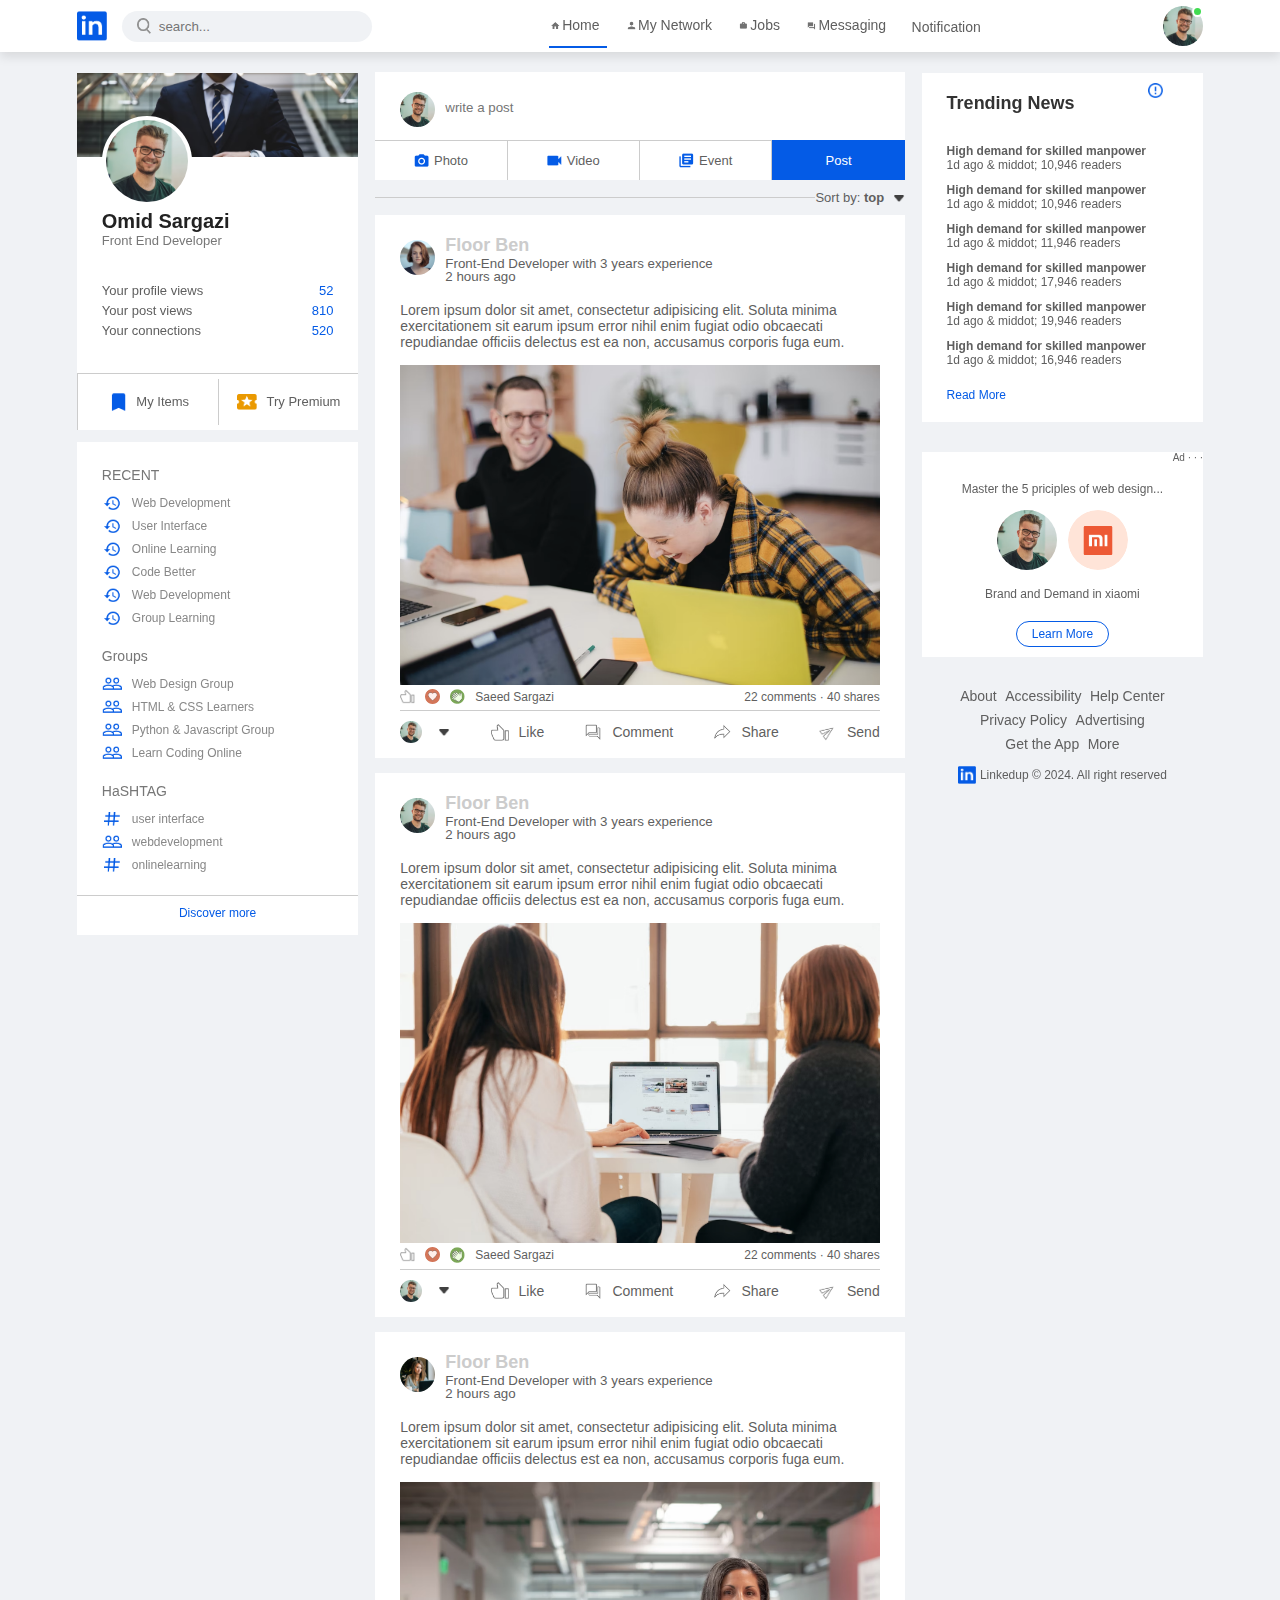
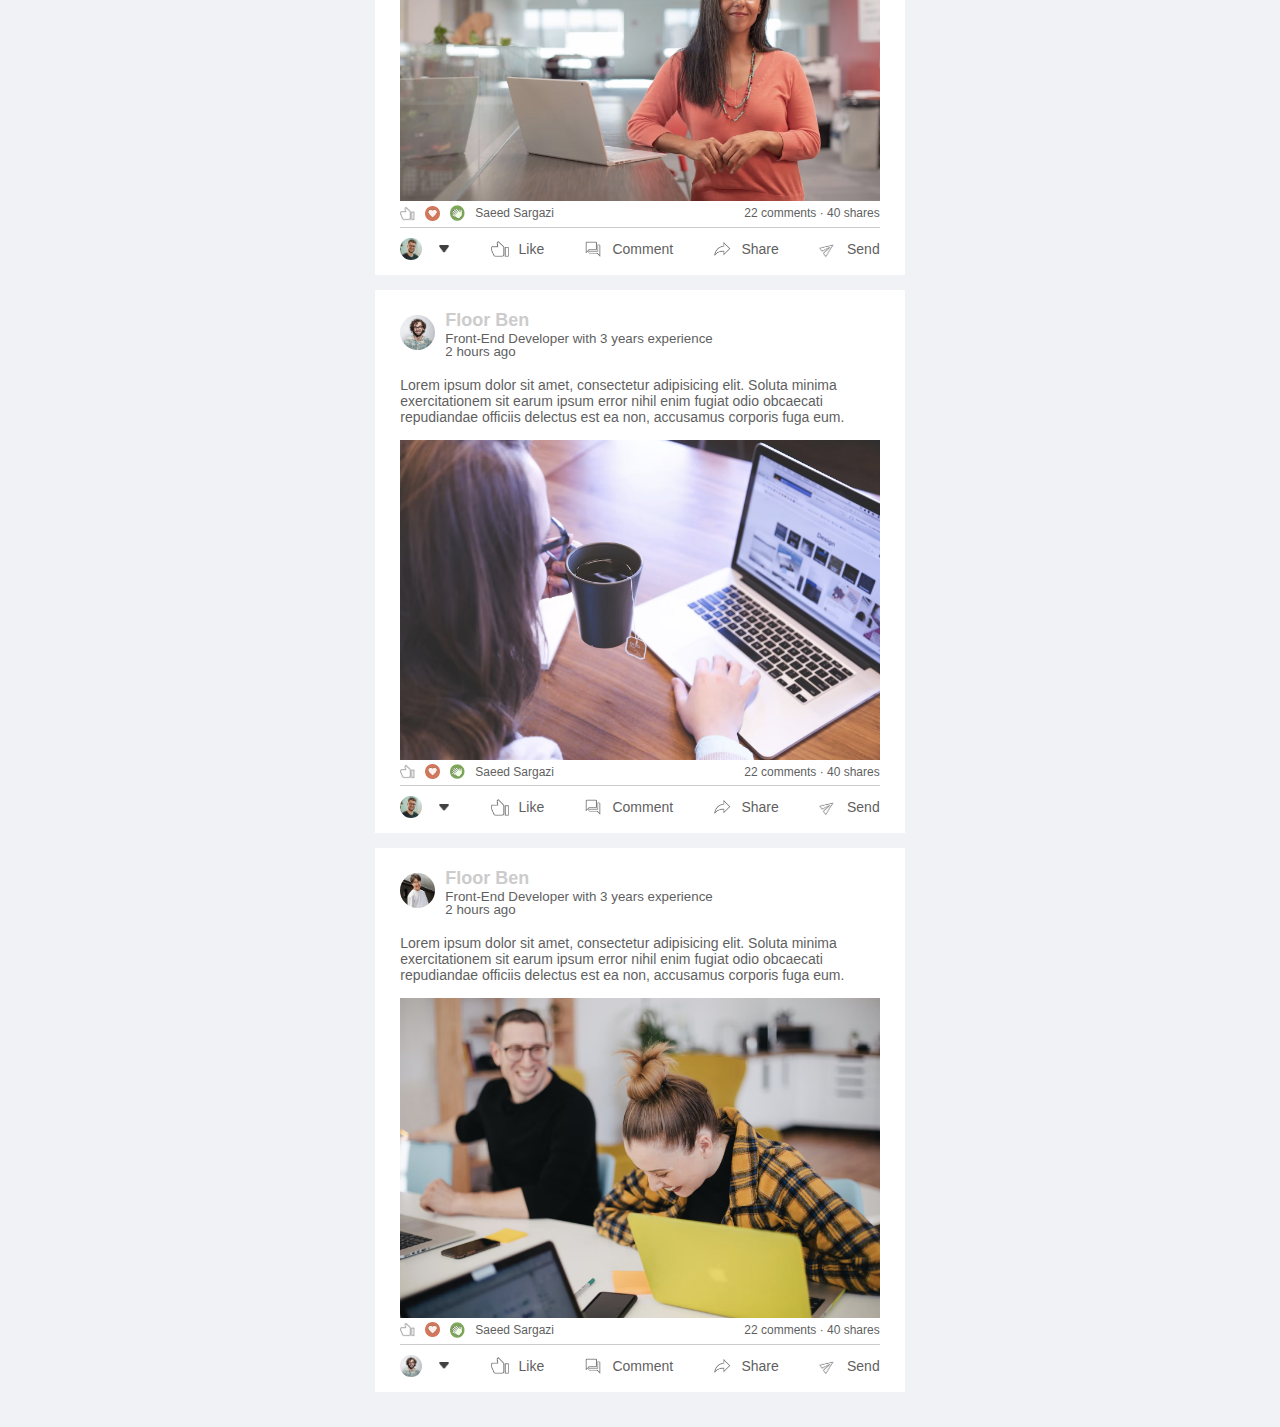
<file: index.html>
<!DOCTYPE html>
<html lang="en">
<head>
    <meta charset="UTF-8">
    <meta name="viewport" content="width=device-width, initial-scale=1.0">
    <title>Social Media Website Design - Easy Tutorial</title>
    <link rel="stylesheet" href="style.css">
</head>
<body>
    <!-- Navbar -->

    <nav class="navbar">
        <div class="nav-left">
            <a href="index.html" class="logo"><img src="./images/logo.png" alt=""></a>

            <div class="search-box">
                <img src="./images/search.png" alt="">
                <input type="text" placeholder="search...">
            </div>
        </div>
        <div class="nav-center">
            <ul>
                <li><a href="" class="active-link" ><img src="./images/home.png" alt=""><span>Home</span></a></li>
                <li><a href=""><img src="./images/network.png" alt=""><span>My Network</span></a></li>
                <li><a href=""><img src="./images/jobs.png" alt=""><span>Jobs</span></a></li>
                <li><a href=""><img src="./images/message.png" alt=""><span>Messaging</span></a></li>
                <li><a href="./images/notification.png"><span>Notification</span></a></li>
            </ul>
        </div>
        <div class="nav-right">
            <div class="online">
                <img onclick="toggleMenu()" src="./images/user-1.png" class="nav-profile-img" alt="">
            </div>
        </div>

        <!----------------------- profile-drop-down-menu------------------- -->
        <div class="profile-menu-wrap" id="profileMenu">
            <div class="profile-menu">
                <div class="user-info">
                    <img src="./images/user-1.png" alt="">
                    <div>
                        <h3>Omid Sargazi</h3>
                        <a href="">See Your Profile</a>
                    </div>
                </div>
                <hr/>
                <a href="" class="profile-menu-link">
                    <img src="./images/feedback.png" alt="">
                    <p>Give Feedback</p>
                    <span>></span>
                </a>
                <a href="" class="profile-menu-link">
                    <img src="./images/setting.png" alt="">
                    <p>Settings & Privacy</p>
                    <span>></span>
                </a>
                <a href="" class="profile-menu-link">
                    <img src="./images/help.png" alt="">
                    <p>Help & Support</p>
                    <span>></span>
                </a>
                <a href="" class="profile-menu-link">
                    <img src="./images/display.png" alt="">
                    <p>Display & Accessibility</p>
                    <span>></span>
                </a>
                <a href="" class="profile-menu-link">
                    <img src="./images/logout.png" alt="">
                    <p>Logout</p>
                    <span>></span>
                </a>
            </div>
        </div>
    </nav>
<!-- --------------Nav End----------------- -->
<div class="container">
    <!-- Left Sidebar -->
    <div class="left-sidebar">
        <div class="sidebar-profile-box">
            <img src="./images/cover-pic.png" width="100%" alt="">
            <div class="sidebar-profile-info">
                <img src="./images/user-1.png" alt="">
                <h1>Omid Sargazi</h1>
                <h3>Front End Developer</h3>
                <ul>
                    <li>Your profile views <span>52</span></li>
                    <li>Your post views <span>810</span></li>
                    <li>Your connections <span>520</span></li>
                </ul>
            </div>
            <div class="sidebar-profile-link">
                <a href=""><img src="./images/items.png" alt="">My Items</a>
                <a href=""><img src="./images/premium.png" alt="">Try Premium</a>
            </div>
        </div>
        <div class="sidebar-activity">
            <h3>RECENT</h3>
            <a href=""><img src="./images/recent.png" alt="">Web Development</a>
            <a href=""><img src="./images/recent.png" alt="">User Interface</a>

            <a href=""><img src="./images/recent.png" alt="">Online Learning</a>

            <a href=""><img src="./images/recent.png" alt="">Code  Better</a>

            <a href=""><img src="./images/recent.png" alt="">Web Development</a>
            <a href=""><img src="./images/recent.png" alt="">Group Learning</a>
            <h3>Groups</h3>
            <a href="#"><img src="./images/group.png" alt="">Web Design Group</a>
            <a href="#"><img src="./images/group.png" alt="">HTML & CSS Learners</a>
            <a href="#"><img src="./images/group.png" alt="">Python & Javascript Group</a>
            <a href="#"><img src="./images/group.png" alt="">Learn Coding Online</a>
            <h3>HaSHTAG</h3>
            <a href="#"><img src="./images/hashtag.png" alt="">user interface</a>
            <a href="#"><img src="./images/group.png" alt="">webdevelopment</a> 
            <a href="#"><img src="./images/hashtag.png" alt="">onlinelearning</a>
            <div class="discover-more-link">
                <a href="">Discover more</a>
            </div>
        </div>
    </div>
    <!-- Main content -->
    <div class="main-content">

        <div class="create-post">
            <div class="create-post-input">
                <img src="./images/user-1.png" alt="">
                <textarea name="" id="" cols="30" rows="2" placeholder="write a post"></textarea>
            </div>
        </div>
        <div class="create-post-links">
            <li><img src="./images/photo.png" alt="">Photo</li>
            <li><img src="./images/video.png" alt="">Video</li>
            <li><img src="./images/event.png" alt="">Event</li>
            <li>Post</li>
        </div>
        <div class="sort-by">
            <hr/>
            <p>Sort by: <span>top <img src="./images/down-arrow.png" alt=""></span></p>
        </div>
        <div class="post">
            <div class="post-author">
                <img src="./images/user-3.png" alt="">
                <div>
                    <h1>Floor Ben</h1>
                    <small>Front-End Developer with 3 years experience</small>
                    <small>2 hours ago</small>
                </div>
            </div>
            <p>Lorem ipsum dolor sit amet, consectetur adipisicing elit. Soluta minima exercitationem sit earum ipsum error nihil enim fugiat odio obcaecati repudiandae officiis delectus est ea non, accusamus corporis fuga eum.</p>
            <img src="./images/post-image-1.png" width="100%" alt="">
            <div class="post-stats">
                <div>
                    <img src="./images/thumbsup.png" alt="">
                    <img src="./images/love.png" alt="">
                    <img src="./images/clap.png" alt="">
                    <span class="likeed-user">Saeed Sargazi</span>
                </div>  
                <div>
                    <span>22 comments &middot; 40 shares</span>
                </div>               
            </div>
            <div class="post-activity">
                <div class="post-image-arrow">
                    <img src="./images/user-1.png" class="post-activity-user-icon" alt="">
                <img src="./images/down-arrow.png" class="post-activity-arrow-icon"  alt="">
                </div>
                <div class="post-activety-link">
                    <img src="./images/like.png" alt="">
                    <span>Like</span>
                </div>
                <div class="post-activety-link">
                    <img src="./images/comment.png" alt="">
                    <span>Comment</span>
                </div>
                <div class="post-activety-link">
                    <img src="./images/share.png" alt="">
                    <span>Share</span>
                </div>
                <div class="post-activety-link">
                    <img src="./images/send.png" alt="">
                    <span>Send</span>
                </div>
            </div>
        </div>
        <div class="post">
            <div class="post-author">
                <img src="./images/user-1.png" alt="">
                <div>
                    <h1>Floor Ben</h1>
                    <small>Front-End Developer with 3 years experience</small>
                    <small>2 hours ago</small>
                </div>
            </div>
            <p>Lorem ipsum dolor sit amet, consectetur adipisicing elit. Soluta minima exercitationem sit earum ipsum error nihil enim fugiat odio obcaecati repudiandae officiis delectus est ea non, accusamus corporis fuga eum.</p>
            <img src="./images/post-image-2.png" width="100%" alt="">
            <div class="post-stats">
                <div>
                    <img src="./images/thumbsup.png" alt="">
                    <img src="./images/love.png" alt="">
                    <img src="./images/clap.png" alt="">
                    <span class="likeed-user">Saeed Sargazi</span>
                </div>  
                <div>
                    <span>22 comments &middot; 40 shares</span>
                </div>               
            </div>
            <div class="post-activity">
                <div class="post-image-arrow">
                    <img src="./images/user-1.png" class="post-activity-user-icon" alt="">
                <img src="./images/down-arrow.png" class="post-activity-arrow-icon"  alt="">
                </div>
                <div class="post-activety-link">
                    <img src="./images/like.png" alt="">
                    <span>Like</span>
                </div>
                <div class="post-activety-link">
                    <img src="./images/comment.png" alt="">
                    <span>Comment</span>
                </div>
                <div class="post-activety-link">
                    <img src="./images/share.png" alt="">
                    <span>Share</span>
                </div>
                <div class="post-activety-link">
                    <img src="./images/send.png" alt="">
                    <span>Send</span>
                </div>
            </div>
        </div>
        <div class="post">
            <div class="post-author">
                <img src="./images/user-4.png" alt="">
                <div>
                    <h1>Floor Ben</h1>
                    <small>Front-End Developer with 3 years experience</small>
                    <small>2 hours ago</small>
                </div>
            </div>
            <p>Lorem ipsum dolor sit amet, consectetur adipisicing elit. Soluta minima exercitationem sit earum ipsum error nihil enim fugiat odio obcaecati repudiandae officiis delectus est ea non, accusamus corporis fuga eum.</p>
            <img src="./images/post-image-3.png" width="100%" alt="">
            <div class="post-stats">
                <div>
                    <img src="./images/thumbsup.png" alt="">
                    <img src="./images/love.png" alt="">
                    <img src="./images/clap.png" alt="">
                    <span class="likeed-user">Saeed Sargazi</span>
                </div>  
                <div>
                    <span>22 comments &middot; 40 shares</span>
                </div>               
            </div>
            <div class="post-activity">
                <div class="post-image-arrow">
                    <img src="./images/user-1.png" class="post-activity-user-icon" alt="">
                <img src="./images/down-arrow.png" class="post-activity-arrow-icon"  alt="">
                </div>
                <div class="post-activety-link">
                    <img src="./images/like.png" alt="">
                    <span>Like</span>
                </div>
                <div class="post-activety-link">
                    <img src="./images/comment.png" alt="">
                    <span>Comment</span>
                </div>
                <div class="post-activety-link">
                    <img src="./images/share.png" alt="">
                    <span>Share</span>
                </div>
                <div class="post-activety-link">
                    <img src="./images/send.png" alt="">
                    <span>Send</span>
                </div>
            </div>
        </div>
        <div class="post">
            <div class="post-author">
                <img src="./images/user-2.png" alt="">
                <div>
                    <h1>Floor Ben</h1>
                    <small>Front-End Developer with 3 years experience</small>
                    <small>2 hours ago</small>
                </div>
            </div>
            <p>Lorem ipsum dolor sit amet, consectetur adipisicing elit. Soluta minima exercitationem sit earum ipsum error nihil enim fugiat odio obcaecati repudiandae officiis delectus est ea non, accusamus corporis fuga eum.</p>
            <img src="./images/post-image-4.png" width="100%" alt="">
            <div class="post-stats">
                <div>
                    <img src="./images/thumbsup.png" alt="">
                    <img src="./images/love.png" alt="">
                    <img src="./images/clap.png" alt="">
                    <span class="likeed-user">Saeed Sargazi</span>
                </div>  
                <div>
                    <span>22 comments &middot; 40 shares</span>
                </div>               
            </div>
            <div class="post-activity">
                <div class="post-image-arrow">
                    <img src="./images/user-1.png" class="post-activity-user-icon" alt="">
                <img src="./images/down-arrow.png" class="post-activity-arrow-icon"  alt="">
                </div>
                <div class="post-activety-link">
                    <img src="./images/like.png" alt="">
                    <span>Like</span>
                </div>
                <div class="post-activety-link">
                    <img src="./images/comment.png" alt="">
                    <span>Comment</span>
                </div>
                <div class="post-activety-link">
                    <img src="./images/share.png" alt="">
                    <span>Share</span>
                </div>
                <div class="post-activety-link">
                    <img src="./images/send.png" alt="">
                    <span>Send</span>
                </div>
            </div>
        </div>
        <div class="post">
            <div class="post-author">
                <img src="./images/user-5.png" alt="">
                <div>
                    <h1>Floor Ben</h1>
                    <small>Front-End Developer with 3 years experience</small>
                    <small>2 hours ago</small>
                </div>
            </div>
            <p>Lorem ipsum dolor sit amet, consectetur adipisicing elit. Soluta minima exercitationem sit earum ipsum error nihil enim fugiat odio obcaecati repudiandae officiis delectus est ea non, accusamus corporis fuga eum.</p>
            <img src="./images/post-image-1.png" width="100%" alt="">
            <div class="post-stats">
                <div>
                    <img src="./images/thumbsup.png" alt="">
                    <img src="./images/love.png" alt="">
                    <img src="./images/clap.png" alt="">
                    <span class="likeed-user">Saeed Sargazi</span>
                </div>  
                <div>
                    <span>22 comments &middot; 40 shares</span>
                </div>               
            </div>
            <div class="post-activity">
                <div class="post-image-arrow">
                    <img src="./images/user-2.png" class="post-activity-user-icon" alt="">
                <img src="./images/down-arrow.png" class="post-activity-arrow-icon"  alt="">
                </div>
                <div class="post-activety-link">
                    <img src="./images/like.png" alt="">
                    <span>Like</span>
                </div>
                <div class="post-activety-link">
                    <img src="./images/comment.png" alt="">
                    <span>Comment</span>
                </div>
                <div class="post-activety-link">
                    <img src="./images/share.png" alt="">
                    <span>Share</span>
                </div>
                <div class="post-activety-link">
                    <img src="./images/send.png" alt="">
                    <span>Send</span>
                </div>
            </div>
        </div>

    </div>
    <!-- right Sidebar -->
    <div class="right-sidebar">
        <div class="sidebar-news">
            <img src="./images/more.png" class="info-icon" alt="">
            <h3>Trending News</h3>
            <a href="">High demand for skilled manpower</a>
            <span>1d ago & middot; 10,946 readers</span>

            <a href="">High demand for skilled manpower</a>
            <span>1d ago & middot; 10,946 readers</span>

            <a href="">High demand for skilled manpower</a>
            <span>1d ago & middot; 11,946 readers</span>

            <a href="">High demand for skilled manpower</a>
            <span>1d ago & middot; 17,946 readers</span>

            <a href="">High demand for skilled manpower</a>
            <span>1d ago & middot; 19,946 readers</span>

            <a href="">High demand for skilled manpower</a>
            <span>1d ago & middot; 16,946 readers</span>

            <a href="" class="read-more-link">Read More</a>
        </div>

        <div class="sidebart-ad">
            <small>Ad &middot; &middot; &middot;</small>
            <p>Master the 5 priciples of web design...</p>
            <div>
                <img src="./images/user-1.png" alt="">
                <img src="./images/mi-logo.png" alt="">
            </div>
            <b>Brand and Demand in xiaomi</b>
            <a href="" class="ad-link">Learn More</a>
        </div>
        <div class="sidebar-useful-links">
            <a href="">About</a>
            <a href="">Accessibility</a>
            <a href="">Help Center</a>
            <a href="">Privacy Policy</a>
            <a href="">Advertising</a>
            <a href="">Get the App</a>
            <a href="">More</a>
            <div class="copuright-msg">
                <img src="./images/logo.png" alt="">
                <p>Linkedup &#169 2024. All right reserved </p>
            </div>
        </div>
    </div>
</div>
    <script src="script.js"></script>
</body>
</html>
</file>
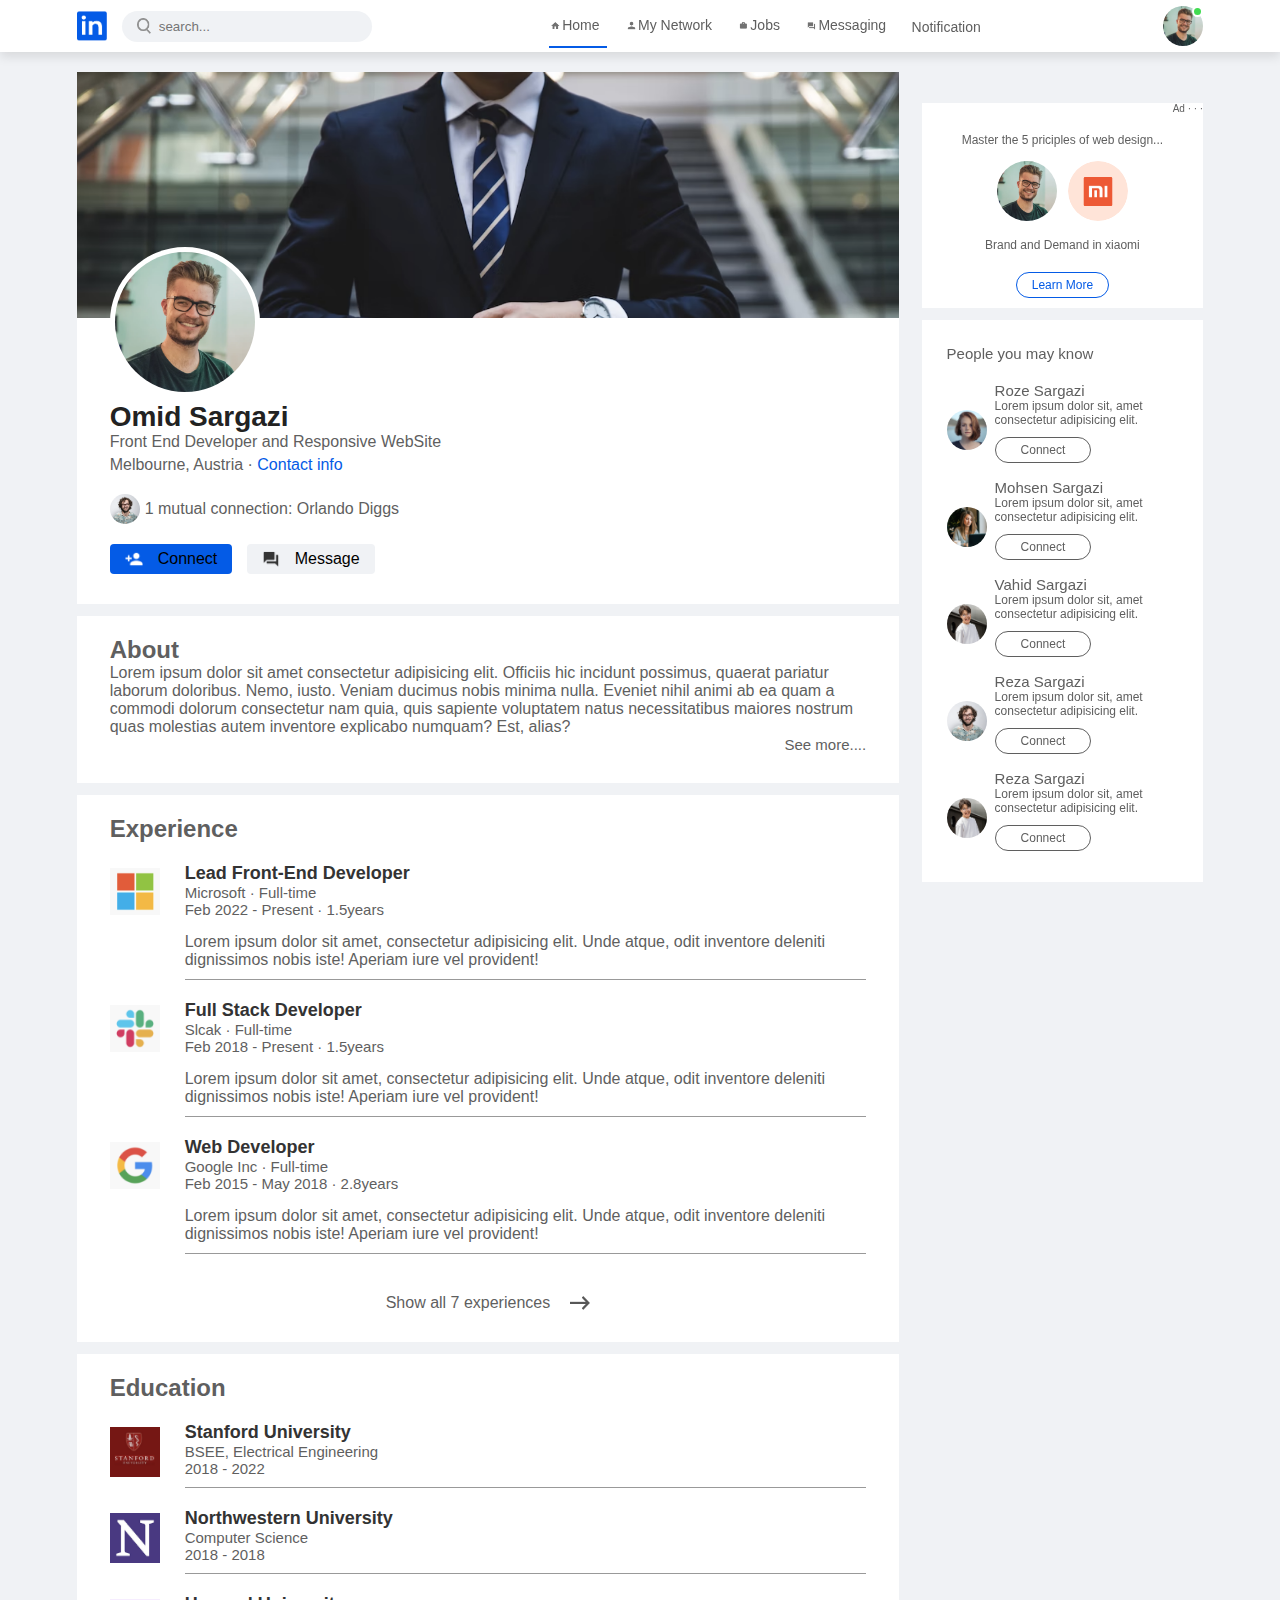
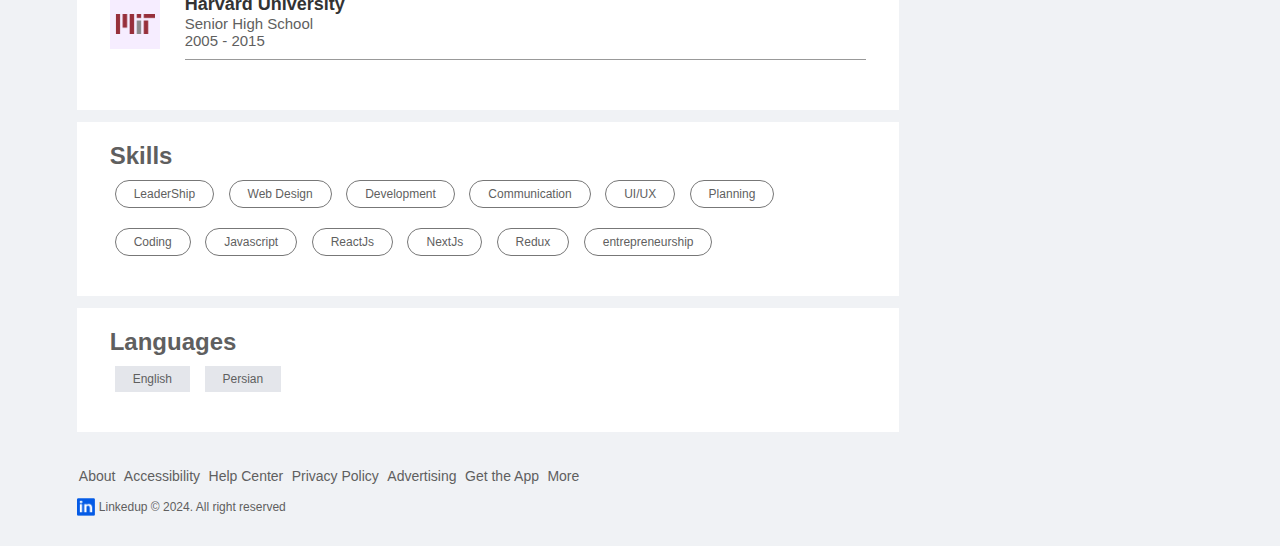
<file: profile.html>
<!DOCTYPE html>
<html lang="en">
<head>
    <meta charset="UTF-8">
    <meta name="viewport" content="width=device-width, initial-scale=1.0">
    <title>Document</title>
    <link rel="stylesheet" href="style.css">
</head>
<body>
    <nav class="navbar">
        <div class="nav-left">
            <a href="index.html" class="logo"><img src="./images/logo.png" alt=""></a>

            <div class="search-box">
                <img src="./images/search.png" alt="">
                <input type="text" placeholder="search...">
            </div>
        </div>
        <div class="nav-center">
            <ul>
                <li><a href="" class="active-link" ><img src="./images/home.png" alt=""><span>Home</span></a></li>
                <li><a href=""><img src="./images/network.png" alt=""><span>My Network</span></a></li>
                <li><a href=""><img src="./images/jobs.png" alt=""><span>Jobs</span></a></li>
                <li><a href=""><img src="./images/message.png" alt=""><span>Messaging</span></a></li>
                <li><a href="./images/notification.png"><span>Notification</span></a></li>
            </ul>
        </div>
        <div class="nav-right">
            <div class="online">
                <img onclick="toggleMenu()" src="./images/user-1.png" class="nav-profile-img" alt="">
            </div>
        </div>

        <!----------------------- profile-drop-down-menu------------------- -->
        <div class="profile-menu-wrap" id="profileMenu">
            <div class="profile-menu">
                <div class="user-info">
                    <img src="./images/user-1.png" alt="">
                    <div>
                        <h3>Omid Sargazi</h3>
                        <a href="">See Your Profile</a>
                    </div>
                </div>
                <hr/>
                <a href="" class="profile-menu-link">
                    <img src="./images/feedback.png" alt="">
                    <p>Give Feedback</p>
                    <span>></span>
                </a>
                <a href="" class="profile-menu-link">
                    <img src="./images/setting.png" alt="">
                    <p>Settings & Privacy</p>
                    <span>></span>
                </a>
                <a href="" class="profile-menu-link">
                    <img src="./images/help.png" alt="">
                    <p>Help & Support</p>
                    <span>></span>
                </a>
                <a href="" class="profile-menu-link">
                    <img src="./images/display.png" alt="">
                    <p>Display & Accessibility</p>
                    <span>></span>
                </a>
                <a href="" class="profile-menu-link">
                    <img src="./images/logout.png" alt="">
                    <p>Logout</p>
                    <span>></span>
                </a>
            </div>
        </div>
    </nav>

    <div class="container">
        <div class="profile-main">
            <div class="profile-container">
                <img src="./images/cover-pic.png" width="100%" alt="">
                <div class="profile-container-inner">
                    <img src="./images/user-1.png" class="profile-pic" alt="">
                    <h1>Omid Sargazi</h1>
                    <b>Front End Developer and Responsive WebSite</b>
                    <p>Melbourne, Austria &middot; <a href="">Contact info</a></p>
                    <div class="mutual-connection">
                        <img src="./images/user-2.png" alt="">
                        <span>1 mutual connection: Orlando Diggs </span>
                    </div>
                    <div class="profile-btn">
                        <a class="primary-btn" href=""><img src="./images/connect.png" alt="">Connect</a>
                        <a href=""><img src="./images/chat.png" alt="">Message</a>
                    </div>
                </div>
            </div>
            <div class="profile-desc">
                <h2>About</h2>
                <p>Lorem ipsum dolor sit amet consectetur adipisicing elit. Officiis hic incidunt possimus, quaerat pariatur laborum doloribus. Nemo, iusto. Veniam ducimus nobis minima nulla. Eveniet nihil animi ab ea quam a commodi dolorum consectetur nam quia, quis sapiente voluptatem natus necessitatibus maiores nostrum quas molestias autem inventore explicabo numquam? Est, alias?</p>
                <a href="" class="see-more-link">See more....</a>
            </div>
            <div class="profile-desc">
                <h2>Experience</h2>
                <div class="profile-desc-row">
                    <img src="./images/microsoft.png" alt="">
                    <div>
                        <h3>Lead Front-End Developer</h3>
                        <b>Microsoft &middot; Full-time</b>
                        <b>Feb 2022 - Present &middot; 1.5years</b>
                        <p>Lorem ipsum dolor sit amet, consectetur adipisicing elit. Unde atque, odit inventore deleniti dignissimos nobis iste! Aperiam iure vel provident!</p>
                        <hr/> 
                    </div>
                </div>
                <div class="profile-desc-row">
                    <img src="./images/slack.png" alt="">
                    <div>
                        <h3>Full Stack Developer</h3>
                        <b>Slcak &middot; Full-time</b>
                        <b>Feb 2018 - Present &middot; 1.5years</b>
                        <p>Lorem ipsum dolor sit amet, consectetur adipisicing elit. Unde atque, odit inventore deleniti dignissimos nobis iste! Aperiam iure vel provident!</p>
                        <hr/> 
                    </div>
                </div>
                <div class="profile-desc-row">
                    <img src="./images/google.png" alt="">
                    <div>
                        <h3>Web Developer</h3>
                        <b>Google Inc &middot; Full-time</b>
                        <b>Feb 2015 - May 2018 &middot; 2.8years</b>
                        <p>Lorem ipsum dolor sit amet, consectetur adipisicing elit. Unde atque, odit inventore deleniti dignissimos nobis iste! Aperiam iure vel provident!</p>
                        <hr/> 
                    </div>
                </div>
    

                <a href="" class="experirnce-link">Show all 7 experiences <img src="./images/right-arrow.png" alt=""></a>

            </div>
            <div class="profile-desc">
                <h2>Education</h2>
                <div class="profile-desc-row">
                    <img src="./images/stanford.png" alt="">
                    <div>
                        <h3>Stanford University </h3>
                        <b>BSEE, Electrical Engineering</b>
                        <b>2018 - 2022</b>
                        <hr/>
                    </div>
                </div>
                <div class="profile-desc-row">
                    <img src="./images/north.png" alt="">
                    <div>
                        <h3>Northwestern University </h3>
                        <b>Computer Science</b>
                        <b>2018 - 2018</b>
                        <hr/>
                    </div>
                </div>
                <div class="profile-desc-row">
                    <img src="./images/mit.png" alt="">
                    <div>
                        <h3>Harvard University </h3>
                        <b>Senior High School</b>
                        <b>2005 - 2015</b>
                        <hr/>
                    </div>
                </div>
            </div>
            <div class="profile-desc">
                <h2>Skills</h2>
                <a href="" class="skills-btn">LeaderShip</a>
                <a href="" class="skills-btn">Web Design</a>
                <a href="" class="skills-btn">Development</a>
                <a href="" class="skills-btn">Communication</a>
                <a href="" class="skills-btn">UI/UX</a>
                <a href="" class="skills-btn">Planning</a>
                <a href="" class="skills-btn">Coding</a>
                <a href="" class="skills-btn">Javascript</a>
                <a href="" class="skills-btn">ReactJs</a>
                <a href="" class="skills-btn">NextJs</a>
                <a href="" class="skills-btn">Redux</a>
                <a href="" class="skills-btn">entrepreneurship</a>
            </div>
            <div class="profile-desc">
                <h2>Languages</h2>
                <a href="" class="lan-btn">English</a>
                <a href="" class="lan-btn">Persian</a>
            </div>
        </div>
        <!-- --------------profile-sidebar----------------- -->
        <div class="profile-sidebar">
            <div class="sidebart-ad">
                <small>Ad &middot; &middot; &middot;</small>
                <p>Master the 5 priciples of web design...</p>
                <div>
                    <img src="./images/user-1.png" alt="">
                    <img src="./images/mi-logo.png" alt="">
                </div>
                <b>Brand and Demand in xiaomi</b>
                <a href="" class="ad-link">Learn More</a>
            </div>
            <div class="sidebar-peopel">
                <h3>People you may know</h3>
                <div class="sidebar-peopel-row">
                    <img src="./images/user-3.png" alt="">
                    <div>
                        <h2>Roze Sargazi</h2>
                        <p>Lorem ipsum dolor sit, amet consectetur adipisicing elit.</p>
                        <a href="">Connect</a>
                    </div>
                </div>
                <div class="sidebar-peopel-row">
                    <img src="./images/user-4.png" alt="">
                    <div>
                        <h2>Mohsen Sargazi</h2>
                        <p>Lorem ipsum dolor sit, amet consectetur adipisicing elit.</p>
                        <a href="">Connect</a>
                    </div>
                </div>
                <div class="sidebar-peopel-row">
                    <img src="./images/user-5.png" alt="">
                    <div>
                        <h2>Vahid Sargazi</h2>
                        <p>Lorem ipsum dolor sit, amet consectetur adipisicing elit.</p>
                        <a href="">Connect</a>
                    </div>
                </div>
                <div class="sidebar-peopel-row">
                    <img src="./images/user-2.png" alt="">
                    <div>
                        <h2>Reza Sargazi</h2>
                        <p>Lorem ipsum dolor sit, amet consectetur adipisicing elit.</p>
                        <a href="">Connect</a>
                    </div>
                </div>
                <div class="sidebar-peopel-row">
                    <img src="./images/user-5.png" alt="">
                    <div>
                        <h2>Reza Sargazi</h2>
                        <p>Lorem ipsum dolor sit, amet consectetur adipisicing elit.</p>
                        <a href="">Connect</a>
                    </div>
                </div>
            </div>
        </div>
    </div>
    <div class="profile-footer">
        <div class="sidebar-useful-links">
            <a href="">About</a>
            <a href="">Accessibility</a>
            <a href="">Help Center</a>
            <a href="">Privacy Policy</a>
            <a href="">Advertising</a>
            <a href="">Get the App</a>
            <a href="">More</a>
            <div class="copuright-msg">
                <img src="./images/logo.png" alt="">
                <p>Linkedup &#169 2024. All right reserved </p>
            </div>
        </div>
    </div>
    <script src="script.js"></script>
</body>
</html>
</file>
<file: style.css>
* {
  margin: 0;
  padding: 0;
  font-family: "Poppins", sans-serif;
  box-sizing: border-box;
}
body {
  background: #f0f2f5;
  color: #5f5f5f;
}
a {
  text-decoration: none;
  color: #5f5f5f;
}

/* Navbar */

.navbar {
  display: flex;
  align-items: center;
  justify-content: space-between;
  background: #fff;
  padding: 6px 6%;
  position: sticky;
  top: 0;
  z-index: 10;
  box-shadow: 0 5px 10px rgba(0, 0, 0, 0.1);
}

.logo img {
  width: 30px;
  margin-right: 15px;
  display: block;
}
.nav-center ul li {
  display: inline-block;
  list-style: none;
}
.nav-center ul li a {
  display: flex;
  align-items: center;
  font-size: 14px;
  margin: 5px 8px;
  padding-right: 5px;
  position: relative;
}
.nav-center ul li a img {
  width: 13px;
}

.nav-center ul li a::after {
  content: "";
  border: 1px solid #045be6;
  width: 100%;
  bottom: -15px;
  left: 0;
  position: absolute;
  opacity: 0;
  transition: all 0.3s;
}
.nav-center ul li a:hover::after,
.nav-center ul li a.active-link::after {
  opacity: 1;
}

.nav-profile-img {
  width: 40px;
  border-radius: 50%;
  display: block;
  cursor: pointer;
  /* position: relative; */
}

.online {
  position: relative;
}
.online::after {
  content: "";
  width: 7px;
  height: 7px;
  border: 2px solid #fff;
  border-radius: 50%;
  right: 0;
  top: 0;
  background: #41db51;
  position: absolute;
}

.search-box {
  background: #f0f2f5;
  width: 250px;
  border-radius: 20px;
  display: flex;
  align-items: center;
  padding: 0 15px;
}
.nav-left {
  display: flex;
  align-items: center;
}
.search-box img {
  width: 14px;
  cursor: pointer;
}
.search-box input {
  width: 100%;
  background: transparent;
  padding: 8px;
  outline: none;
  border: 0;
}
/* Nav End */
/* content */

.container {
  padding: 20px 6%;
  display: flex;
  flex-wrap: wrap;
  justify-content: space-between;
}
/* left sidebar */

.left-sidebar {
  position: sticky;
  flex-basis: 25%;
  align-self: flex-start;
  top: 73px;
}
.sidebar-profile-box {
  background: #fff;
}
.sidebar-profile-info {
  padding: 0 25px;
}
.sidebar-profile-info img {
  width: 90px;
  border-radius: 50%;
  background: #fff;
  padding: 4px;
  margin-top: -45px;
}

.sidebar-profile-info h1 {
  font-size: 20px;
  font-weight: 600;
  color: #222;
}
.sidebar-profile-info h3 {
  font-size: 13px;
  font-weight: 500;
  color: #777;
}
.sidebar-profile-info ul {
  list-style: none;
  margin: 20px 0;
  padding: 10px 0;
}
.sidebar-profile-info ul li {
  width: 100%;
  margin: 5px 0;
  font-size: 13px;
}

.sidebar-profile-info ul li span {
  float: right;
  color: #045be6;
}
.sidebar-profile-link {
  display: flex;
  align-items: center;
  border-top: 1px solid #ccc;
}
.sidebar-profile-link a {
  flex-basis: 50%;
  display: flex;
  align-items: center;
  justify-content: center;
  padding: 15px 0;
  font-size: 13px;
  border-left: 1px solid #ccc;
}
.sidebar-profile-link a:first-child {
  border-right: 0;
}

.sidebar-profile-link a img {
  width: 20px;
  margin-right: 10px;
}
.sidebar-activity {
  background: #fff;
  padding: 5px 25px;
  margin: 12px 0;
}
.sidebar-activity h3 {
  color: #777;
  font-size: 14px;
  font-weight: 500;
  margin: 20px 0 10px;
}
.sidebar-activity a {
  display: flex;
  align-items: center;
  font-size: 12px;
  font-weight: 500;
  color: #888;
  margin: 3px 0;
}
.sidebar-activity a img {
  width: 20px;
  margin-right: 10px;
}
.discover-more-link {
  border-top: 1px solid #ccc;
  text-align: center;
  margin-top: 20px;
  margin-left: -25px;
  margin-right: -25px;
}
.discover-more-link a {
  color: #045be6;
  display: inline-block;
  margin: 10px 0;
}
/* -----------right sidebar------------ */
.right-sidebar {
  flex-basis: 25%;
  align-self: flex-start;
  position: sticky;
  top: 73px;
}

.sidebar-news {
  background: #fff;
  padding: 10px 25px;
}
.info-icon {
  width: 15px;
  float: right;
  margin-right: 15px;
}

.sidebar-news h3 {
  font-size: 18px;
  font-weight: 600;
  color: #333;
  margin: 10px 0 30px;
}
.sidebar-news a {
  display: block;
  font-size: 12px;
  font-weight: 600;
  margin-top: 10px;
  margin-bottom: -3px;
}
.sidebar-news span {
  font-size: 12px;
}
.sidebar-news .read-more-link {
  color: #045be6;
  font-weight: 500;
  margin: 20px 0 10px;
}

.sidebart-ad {
  background: #fff;
  padding: 15ps 25px;
  text-align: center;
  margin: 12px 0;
  font-size: 12px;
}
.sidebart-ad img {
  width: 60px;
  border-radius: 50%;
  margin: 4px;
}
.sidebart-ad small {
  float: right;
  font-weight: 500;
}
.sidebart-ad p {
  padding-top: 30px;
  margin-top: 30px;
  margin-bottom: 10px;
}
.sidebart-ad b {
  display: block;
  font-weight: 500;
  margin-top: 10px;
}
.sidebart-ad .ad-link {
  display: inline-block;
  border: 1px solid #045be6;
  border-radius: 30px;
  padding: 5px 15px;
  color: #045be6;
  font-weight: 500;
  margin: 20px auto 10px;
}
/* ----------main sidebar-------------  */
.main-content {
  flex-basis: 47%;
}
.create-post {
  background: #fff;
}
.create-post-input {
  padding: 20px 25px 10px;
  display: flex;
  align-items: flex-start;
}
.create-post-input img {
  width: 35px;
  border-radius: 50%;
  margin-right: 10px;
}

.create-post-input textarea {
  width: 100%;
  border: 0;
  outline: none;
  resize: none;
  background: transparent;
  margin-top: 8px;
}
.create-post-links {
  display: flex;
  align-items: flex-start;
}
.create-post-links li {
  list-style: none;
  border-top: 1px solid #ccc;
  border-right: 1px solid #ccc;
  flex-basis: 25%;
  height: 40px;
  font-size: 13px;
  display: flex;
  align-items: center;
  justify-content: center;
  cursor: pointer;
  background: #fff;
}
.create-post-links li img {
  width: 15px;
  margin-right: 5px;
}
.create-post-links li:last-child {
  background: #045be6;
  color: #fff;
  border-top: 0;
  border-right: 0;
}
.sort-by {
  display: flex;
  align-items: center;
  margin: 10px 0;
}
.sort-by hr {
  flex: 1;
  height: 1px;
  border: 0;
  background: #ccc;
}
.sort-by p {
  font-size: 13px;
  padding-left: 5xp;
}
.sort-by span {
  font-weight: 600;
  cursor: pointer;
}
.sort-by span img {
  width: 12px;
  margin-left: 5px;
}
.post {
  background: #fff;
  padding: 20px 25px 5px;
  margin: 5px 0 15px;
}
.post-author {
  display: flex;
  align-items: flex-start;
  margin-bottom: 20px;
}

.post-author img {
  width: 35px;
  border-radius: 50%;
  margin-right: 10px;
  margin-top: 5px;
}
.post-author h1 {
  font-size: 18px;
  font-weight: 600;
  color: #ccc;
}
.post-author small {
  display: block;
  margin-bottom: -2px;
}
.post p {
  font-size: 14px;
  margin-bottom: 15px;
}
.post-stats {
  display: flex;
  flex-wrap: wrap;
  align-items: center;
  justify-content: space-between;
  font-size: 12px;
  border-bottom: 1px solid #ccc;
  padding-bottom: 6px;
}
.post-stats div {
  display: flex;
  align-items: center;
  gap: 15px;
}
.post-stats img {
  width: 15px;
  margin-right: -5px;
}
.liked-user {
  margin-left: 10px;
}
.post-activity {
  display: flex;
  align-items: center;
  justify-content: space-between;
  padding: 10px 0;
  font-size: 14px;
  font-weight: 500;
}
.post-activity div {
  display: flex;
  align-items: center;
}

.post-activity-user-icon {
  width: 22px;
  border-radius: 50%;
}
.post-activity-arrow-icon {
  width: 12px;
  margin-left: 1px;
}
.post-activety-link img {
  width: 18px;
  margin-right: 10px;
}
.post-image-arrow {
  gap: 15px;
}

/* ----------main sidebar close-------------  */

.sidebar-useful-links {
  padding: 15px 25px;
  text-align: center;
}
.sidebar-useful-links a {
  display: inline-block;
  font-size: 14px;
  margin: 4px 2px;
}

.copuright-msg {
  display: flex;
  align-items: center;
  justify-content: center;
  font-size: 12px;
  margin-top: 10px;
  font-weight: 500;
}
.copuright-msg img {
  width: 18px;
  margin-right: 4px;
}
/* Main Content */
/* Profile drop down menu */
.profile-menu-wrap {
  position: absolute;
  top: 100%;
  right: 5%;
  width: 320px;
  max-height: 0;
  overflow: hidden;
  transition: max-height 0.5s;
}
.profile-menu-wrap.open-menu {
  max-height: 400px;
}
.profile-menu {
  background: black;
  color: #ccc;
  margin: 10px;
  padding: 20px;
}
.user-info {
  display: flex;
  align-items: center;
}
.user-info img {
  width: 50px;
  border-radius: 50%;
  margin-right: 15px;
}
.user-info h3 {
  font-weight: 500;
  margin-bottom: -7px;
}
.user-info a {
  color: #c9dbf8;
  font-size: 13px;
}

.profile-menu hr {
  border: 0;
  height: 1px;
  width: 100%;
  background: #fff;
  margin: 15px 0 10px;
}
.profile-menu-link {
  display: flex;
  align-items: center;
  color: #fff;
  margin: 12px 0;
  font-size: 14px;
}
.profile-menu-link p {
  width: 100%;
}
.profile-menu-link img {
  width: 35px;
  border-radius: 50%;
  margin-right: 15px;
}

/*---------------------- Profile Page----------------- */

.profile-main {
  flex-basis: 73%;
}

.profile-sidebar {
  flex-basis: 25%;
  align-self: flex-start;
  position: sticky;
  top: 73px;
}
.profile-container {
  background: #fff;
}
.profile-container-inner {
  padding: 0 4% 10px;
}
.profile-pic {
  width: 150px;
  border-radius: 50%;
  margin-top: -75px;
  padding: 5px;
  background: white;
}
.profile-container h1 {
  font-size: 28px;
  font-weight: 600;
  color: #222;
}
.profile-container b {
  font-weight: 500;
}
.profile-container p {
  margin-top: 5px;
}
.profile-container a {
  color: #045be6;
  font-weight: 500;
}

.mutual-connection {
  display: flex;
  align-items: center;
  margin: 20px 0;
}

.mutual-connection img {
  width: 30px;
  border-radius: 50%;
  margin-right: 5px;
}
.profile-btn {
  margin: 20px 0;
}
.profile-btn a {
  display: inline-flex;
  align-items: center;
  background: #f0f2f5;
  padding: 6px 15px;
  border-radius: 4px;
  margin-right: 10px;
  color: black;
}
.profile-btn a img {
  width: 18px;
  margin-right: 15px;
  color: white;
}
.profile-btn .primary-btn {
  background: #045be6;
}

.profile-desc {
  background: white;
  padding: 20px 4% 30px;
  margin: 12px 0;
}
.profile-de .profile-desc h2 {
  color: #333;
  margin: 10px 0 20px;
  font-weight: 500;
}
.see-more-link {
  display: block;
  text-align: right;
  font-size: 15px;
}
.profile-desc-row {
  display: flex;
  align-items: flex-start;
  margin: 20px 0;
}
.profile-desc-row img {
  width: 50px;
  margin-right: 25px;
  margin-top: 5px;
}
.profile-desc-row div {
  width: 100%;
}
.profile-desc-row h3 {
  font-size: 18px;
  font-weight: 600;
  color: #333;
}

.profile-desc-row b {
  display: block;
  font-weight: 500;
  font-size: 15px;
}
.profile-desc-row p {
  margin-top: 15px;
}
.profile-desc-row hr {
  border: 0;
  border-bottom: 1px solid #999;
  margin-top: 10px;
}

.experirnce-link {
  display: flex;
  align-items: center;
  justify-content: center;
  padding-top: 20px;
  font-weight: 500;
}
.experirnce-link img {
  width: 20px;
  margin-left: 20px;
}
.skills-btn {
  display: inline-block;
  margin: 10px 5px;
  padding: 6px 18px;
  border: 1px solid #777;
  border-radius: 30px;
  font-size: 12px;
  font-weight: 500;
}

.lan-btn {
  display: inline-block;
  margin: 10px 5px;
  padding: 6px 18px;
  background: #e4e6eb;
  font-size: 12px;
  font-weight: 500;
}
/* profile right sidebar */
.profile-sidebar .sidebart-ad {
  margin: 0;
}
.sidebar-peopel {
  background: white;
  padding: 15px 25px;
  margin: 12px 0;
  font-size: 12px;
}

.sidebar-peopel h3 {
  font-size: 15px;
  font-weight: 500;
  margin: 10px 0 20px;
}
.sidebar-peopel-row {
  display: flex;
  align-items: center;
  margin: 6px 0;
}
.sidebar-peopel-row img {
  width: 40px;
  border-radius: 50%;
  margin-right: 8px;
  margin-top: 5px;
}
.sidebar-peopel-row h2 {
  font-weight: 500;
  font-size: 15px;
}
.sidebar-peopel-row a {
  display: inline-block;
  margin: 10px 0;
  padding: 5px 25px;
  border: 1px solid #5f5f5f;
  border-radius: 30px;
  font-weight: 500;
}
.profile-footer {
  padding: 0 6% 30px;
}

.profile-footer .sidebar-useful-links {
  text-align: left;
  padding: 0;
}
.profile-footer .copuright-msg {
  justify-content: flex-start;
}

/* -------------media query for small screen---------------- */

@media only screen and (max-width: 600px) {
  .search-box {
    background: transparent;
    width: auto;
    padding: 0;
  }
  .search-box input {
    width: 0;
    padding: 0;
  }
  .nav-center ul li a span {
    display: none;
  }
  .nav-center ul li a {
    padding-right: 0;
    margin: 5px;
  }
  .nav-profile-img {
    width: 30px;
  }
  .container {
    padding: 15px 3%;
    justify-content: center;
  }
  .left-sidebar,
  .right-sidebar {
    flex-basis: 100%;
    position: relative;
    top: unset;
  }
  .main-content {
    flex-basis: 100%;
  }
  .post-stats div {
    margin: 2px 0;
  }
  .post-activety-link span {
    display: none;
  }
  .post-activety-link img {
    margin-right: 0;
  }
  .profile-main,
  .profile-sidebar {
    flex-basis: 100%;
  }
  .profile-container {
    font-size: 14px;
  }
  .profile-pic {
    width: 100px;
    margin-top: -50px;
  }
  .profile-desc {
    font-size: 14px;
  }
}
</file>
